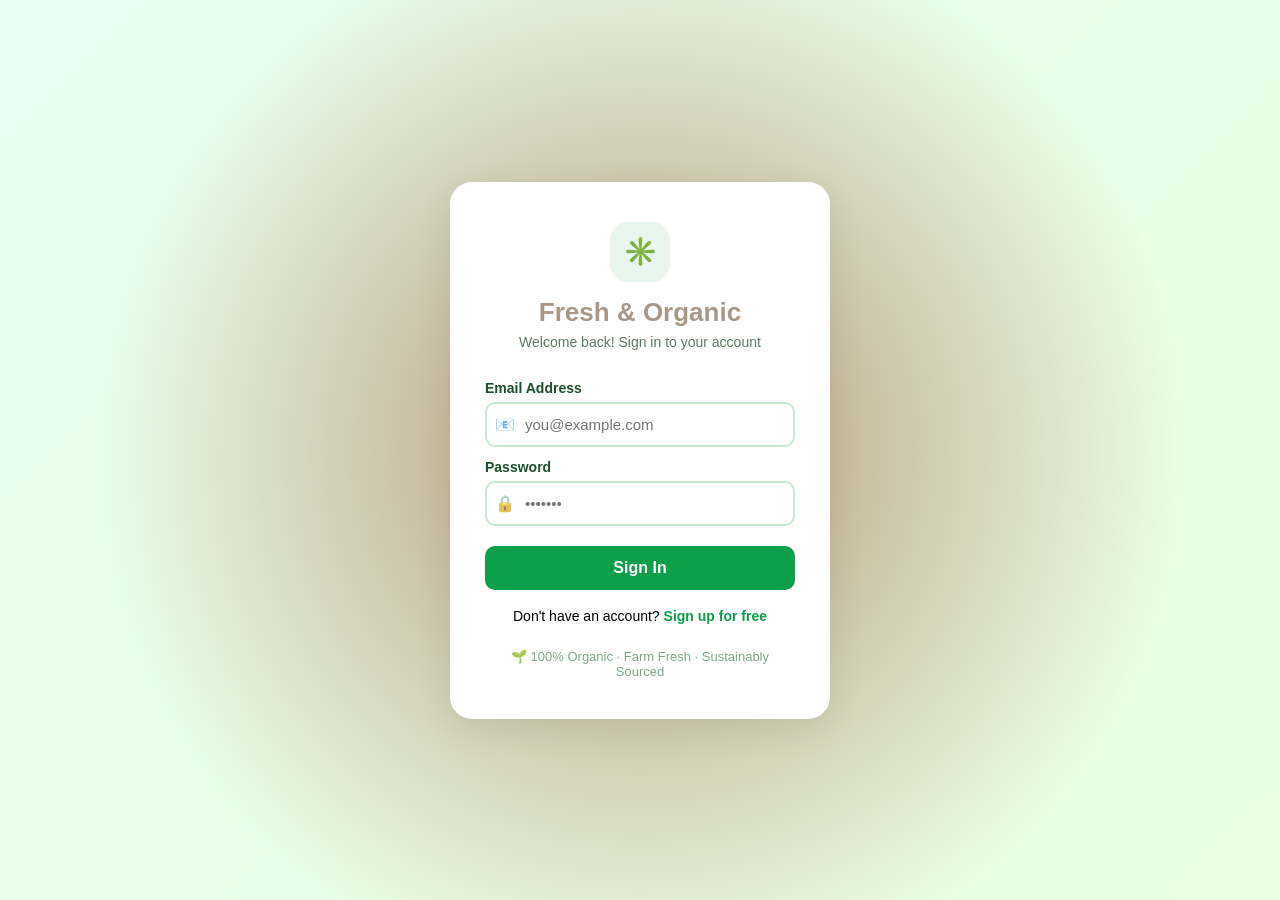
<file: html/login.html>
<!DOCTYPE html>
<html lang="en">
<head>
    <meta charset="UTF-8" />
    <meta name="viewport" content="width=device-width, initial-scale=1.0" />
    <title>Fresh & Organic - Login</title>
    <link rel="stylesheet" href="../css/login.css" />
</head>
<body>
    

<div class="background"></div>

<div class="login-card">
    <div class="icon-box">
        <span class="icon">✳️</span>
    </div>

    <h1>Fresh & Organic</h1>
    <p class="subtitle">Welcome back! Sign in to your account</p>

    <form>
        <label>Email Address</label>
        <div class="input-box">
            <span class="input-icon">📧</span>
            <input type="email" placeholder="you@example.com" required />
        </div>

        <label>Password</label>
        <div class="input-box">
            <span class="input-icon">🔒</span>
            <input type="password" placeholder="•••••••" required />
        </div>

        <button type="submit" class="signin-btn">Sign In</button>
    </form>

    <p class="signup-text">
        Don't have an account? <a href="#">Sign up for free</a>
    </p>

    <p class="footer-text">
        🌱 100% Organic · Farm Fresh · Sustainably Sourced
    </p>
</div>

</body>
</html>
</file>
<file: css/login.css>
* {
    margin: 0;
    padding: 0;
    box-sizing: border-box;
    font-family: "Inter", sans-serif;
}

body {
    background: linear-gradient(135deg, #e8fff0, #e9ffe0);
    min-height: 100vh;
    display: flex;
    align-items: center;
    justify-content: center;
}

.background {
    position: absolute;
    width: 100%;
    height: 100%;
    background: radial-gradient(circle, rgb(181, 149, 118) 0%, transparent 70%);
    z-index: -1;
}

.login-card {
    width: 380px;
    background: white;
    padding: 40px 35px;
    border-radius: 22px;
    box-shadow: 0 10px 35px rgba(0, 0, 0, 0.08);
    text-align: center;
}

.icon-box {
    width: 60px;
    height: 60px;
    margin: 0 auto 15px;
    background: #0c9f4a17;
    border-radius: 18px;
    display: flex;
    align-items: center;
    justify-content: center;
}

.icon {
    font-size: 28px;
}

h1 {
    color: rgb(169,152,135);
    font-size: 26px;
    margin-bottom: 6px;
}

.subtitle {
    color: #5c7a65;
    margin-bottom: 30px;
    font-size: 14px;
}

label {
    display: block;
    text-align: left;
    margin: 12px 0 6px;
    color: #1c4f2a;
    font-weight: 600;
    font-size: 14px;
}

.input-box {
    position: relative;
}

.input-box input {
    width: 100%;
    padding: 12px 14px 12px 38px;
    border: 2px solid #c5e9d1;
    border-radius: 10px;
    outline: none;
    font-size: 15px;
    transition: 0.2s;
}

.input-box input:focus {
    border-color: #0c9f4a;
}

.input-icon {
    position: absolute;
    left: 10px;
    top: 50%;
    transform: translateY(-50%);
    opacity: 0.7;
}

.signin-btn {
    margin-top: 20px;
    width: 100%;
    padding: 13px;
    border: none;
    background: #0c9f4a;
    color: white;
    font-size: 16px;
    font-weight: 600;
    border-radius: 10px;
    cursor: pointer;
    transition: 0.2s;
}

.signin-btn:hover {
    background: #0a863e;
}

.signup-text {
    margin-top: 18px;
    font-size: 14px;
}

.signup-text a {
    color: #0c9f4a;
    font-weight: 600;
    text-decoration: none;
}

.footer-text {
    margin-top: 25px;
    font-size: 13px;
    color: #7da88a;
}
</file>
